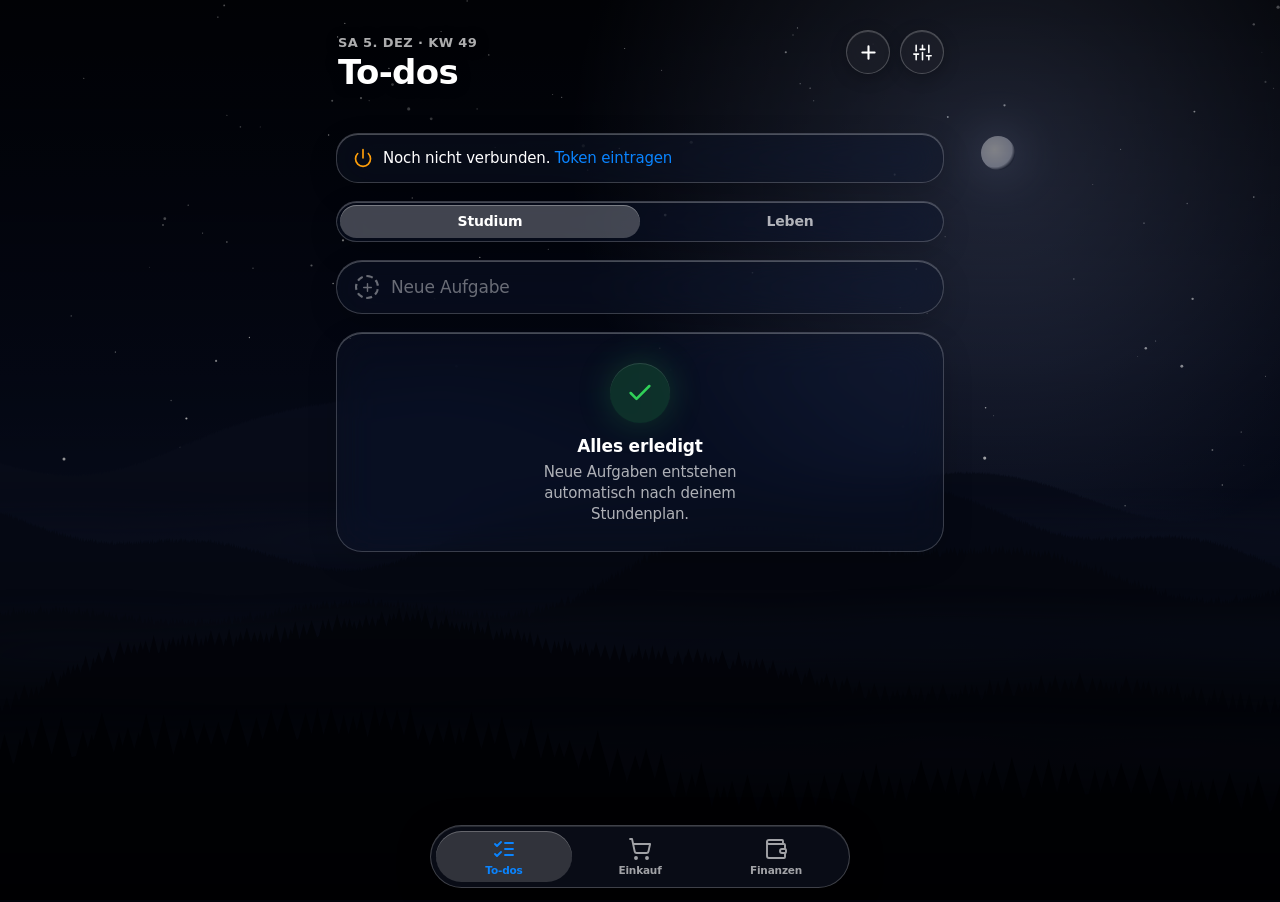
<file: index.html>
<!doctype html>
<html lang="de">
<head>
<meta charset="utf-8">
<meta name="viewport" content="width=device-width, initial-scale=1, viewport-fit=cover">
<meta name="apple-mobile-web-app-capable" content="yes">
<meta name="mobile-web-app-capable" content="yes">
<meta name="apple-mobile-web-app-status-bar-style" content="black-translucent">
<meta name="apple-mobile-web-app-title" content="Alltag">
<meta name="theme-color" content="#000000">
<title>Alltag</title>
<link rel="apple-touch-icon" href="icons/alltag-180.png">
<link rel="icon" href="icons/alltag-512.png">
<link rel="stylesheet" href="shared/style.css">
<link rel="stylesheet" href="shared/scene.css">
<link rel="stylesheet" href="phone.css">
</head>
<body class="glasapp">
<div id="szene"></div>
<div class="tint" id="tint"></div>
<div class="nav-knoepfe">
  <button class="rund glas" id="neu" aria-label="Hinzufügen"></button>
  <a class="rund glas" href="einstellungen.html" aria-label="Einstellungen" id="zahnrad"></a>
</div>

<main>
  <div class="kopf">
    <div class="info" id="datum">…</div>
    <h1 id="titel">To-dos</h1>
    <div class="wetterzeile" id="wetter"></div>
  </div>
  <div id="banner"></div>

  <section id="tab-todos" hidden>
    <div class="segment" data-seg="todoListe" style="--n:2"><button data-v="studium">Studium</button><button data-v="leben">Leben</button></div>
    <div id="woche-karte"></div>
    <div class="gruppe eingabe-gruppe">
      <div class="zeile eingabe"><span class="kreis plus" id="plus-todo"></span><input class="feld" id="todo-input" placeholder="Neue Aufgabe" enterkeyhint="done" autocomplete="off"><button class="senden" id="todo-senden" aria-label="Hinzufügen" hidden></button></div>
      <div class="zubehoer" id="todo-zubehoer" hidden>
        <div class="chips" id="todo-module"></div>
        <div class="chips" id="todo-faellig"></div>
      </div>
    </div>
    <div id="todo-liste"></div>
    <button class="textknopf" id="erledigt-umschalten"></button>
    <div id="erledigt-liste"></div>
  </section>

  <section id="tab-einkauf" hidden>
    <div class="gruppe eingabe-gruppe">
      <div class="zeile eingabe"><span class="kreis plus" id="plus-einkauf"></span><input class="feld" id="einkauf-input" placeholder="Artikel hinzufügen" enterkeyhint="done" autocomplete="off"></div>
    </div>
    <div class="vorschlaege" id="vorschlaege"></div>
    <div id="einkauf-liste"></div>
    <button class="textknopf" id="einkauf-aufraeumen" hidden>Erledigte entfernen</button>
  </section>

  <section id="tab-finanzen" hidden>
    <div class="segment" data-seg="finAnsicht" style="--n:2"><button data-v="uebersicht">Übersicht</button><button data-v="verlauf">Verlauf</button></div>
    <div id="fin-uebersicht">
      <div class="segment klein" data-seg="zeitraum" style="--n:3"><button data-v="monat">Monat</button><button data-v="3m">3 Monate</button><button data-v="12m">12 Monate</button></div>
      <div class="held" id="fin-held"></div>
      <div class="gruppe-titel"><span>Kategorien</span><span class="zahl" id="fin-hinweis"></span></div>
      <div class="gruppe" id="fin-kat"></div>
      <div id="fin-letzte"></div>
      <button class="textknopf" id="bericht-knopf" hidden>Monatsbericht als PDF</button>
    </div>
    <div id="fin-verlauf" hidden>
      <div class="chips" id="verlauf-chips" style="margin-bottom:14px"></div>
      <div class="diagramm" id="verlauf-svg"></div>
      <div class="kennzahlen" id="verlauf-zahlen"></div>
    </div>
  </section>
</main>

<nav class="tabbar glas" id="tabbar">
  <span class="tab-pille"></span>
  <button data-tab="todos" id="tb-todos"></button>
  <button data-tab="einkauf" id="tb-einkauf"></button>
  <button data-tab="finanzen" id="tb-finanzen"></button>
</nav>

<div class="schleier" id="schleier"></div>

<!-- Ausgabe -->
<div class="blatt glas" id="blatt-kosten">
  <div class="griff"></div>
  <div class="kopfzeile"><button class="rund-k" data-zu aria-label="Abbrechen" id="kosten-zu"></button><b id="kosten-titel">Neue Ausgabe</b><button class="rund-k fertig" id="kosten-sichern" aria-label="Sichern"></button></div>
  <input class="betragfeld" id="betrag" inputmode="decimal" placeholder="0,00 €" autocomplete="off">
  <div class="katwahl" id="katwahl"></div>
  <div class="gruppe" style="margin-bottom:10px">
    <div class="zeile"><input class="feld" id="notiz" placeholder="Notiz (optional)" autocomplete="off"></div>
    <div class="zeile"><span class="haupt">Datum</span><input type="date" id="kosten-datum" class="datumfeld"></div>
  </div>
  <button class="loeschknopf" id="kosten-loeschen" hidden>Ausgabe löschen</button>
  <div class="fehler" id="kosten-fehler"></div>
</div>

<!-- Aufgabe bearbeiten -->
<div class="blatt glas" id="blatt-aufgabe">
  <div class="griff"></div>
  <div class="kopfzeile"><button class="rund-k" data-zu aria-label="Abbrechen" id="aufgabe-zu"></button><b>Aufgabe</b><button class="rund-k fertig" id="aufgabe-sichern" aria-label="Sichern"></button></div>
  <div class="gruppe" style="margin-bottom:14px"><div class="zeile"><input class="feld" id="aufgabe-titel" placeholder="Titel" autocomplete="off"></div></div>
  <div class="unterlabel">Liste</div>
  <div class="segment" id="aufgabe-liste" data-lokal style="--n:2"><button data-v="studium">Studium</button><button data-v="leben">Leben</button></div>
  <div id="aufgabe-modul-box"><div class="unterlabel">Modul</div><div class="chips" id="aufgabe-module" style="margin-bottom:16px"></div></div>
  <div class="unterlabel">Fällig</div>
  <div class="chips" id="aufgabe-faellig" style="margin-bottom:10px"></div>
  <input type="date" id="aufgabe-datum" class="datumfeld voll" hidden>
  <button class="loeschknopf" id="aufgabe-loeschen">Aufgabe löschen</button>
</div>

<!-- Monatsbericht -->
<div class="blatt glas" id="blatt-bericht">
  <div class="griff"></div>
  <div class="kopfzeile"><button class="rund-k" data-zu aria-label="Schließen"></button><b>Monatsbericht</b><span style="width:38px"></span></div>
  <div class="unterlabel">Monat</div>
  <div class="chips" id="bericht-monate" style="margin-bottom:18px"></div>
  <button class="hauptknopf" id="bericht-teilen" disabled>PDF wird erstellt …</button>
  <div class="fehler" id="bericht-fehler"></div>
</div>

<script type="module" src="phone.js"></script>
</body>
</html>
</file>
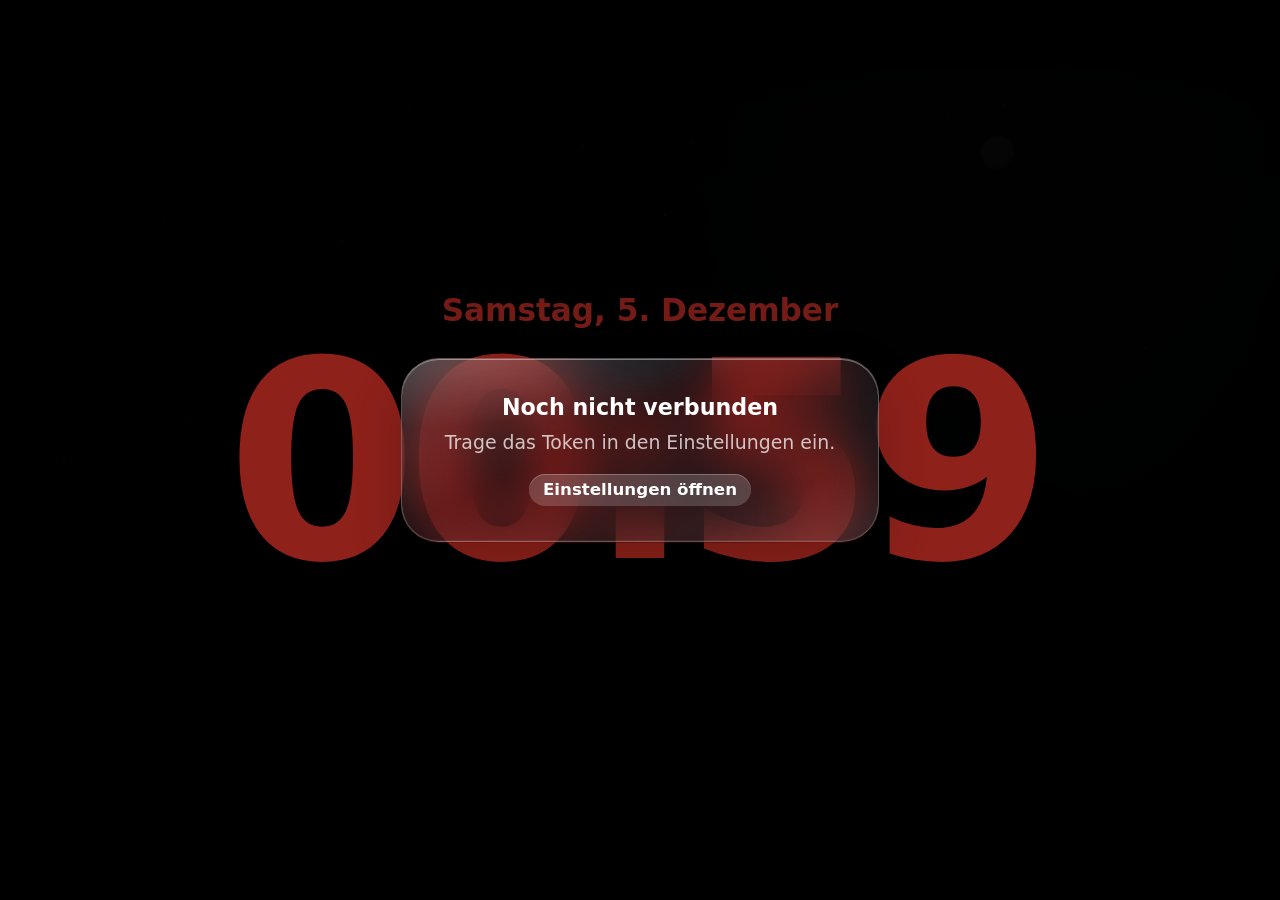
<file: panel/index.html>
<!doctype html>
<html lang="de">
<head>
<meta charset="utf-8">
<meta name="viewport" content="width=device-width, initial-scale=1, viewport-fit=cover, user-scalable=no">
<meta name="apple-mobile-web-app-capable" content="yes">
<meta name="mobile-web-app-capable" content="yes">
<meta name="apple-mobile-web-app-status-bar-style" content="black">
<meta name="apple-mobile-web-app-title" content="Zuhause">
<meta name="theme-color" content="#000000">
<title>Zuhause</title>
<link rel="apple-touch-icon" href="../icons/zuhause-180.png">
<link rel="icon" href="../icons/zuhause-512.png">
<link rel="stylesheet" href="../shared/scene.css">
<link rel="stylesheet" href="panel.css">
</head>
<body>
<div id="szene"></div>
<div class="nacht-schleier" id="schleier"></div>

<div class="app" id="app">
  <div class="seiten" id="seiten">

    <!-- 0 Uhr -->
    <section class="seite ruhe" id="ruhe">
      <div class="ruhe-datum" id="r-datum"></div>
      <div class="ruhe-uhr" id="r-uhr">--:--</div>
      <div class="ruhe-info" id="r-info"></div>
    </section>

    <!-- 1 Übersicht -->
    <section class="seite uebersicht">
      <div class="spalte links">
        <div class="sperr">
          <a class="einst glas" href="../einstellungen.html" id="einst" aria-label="Einstellungen"></a>
          <div class="sperr-datum" id="datum">…</div>
          <div class="sperr-uhr" id="uhr">--:--</div>
          <div class="sperr-wetter" id="wetter-kurz"></div>
          <div class="kleidung glas klein" id="kleidung" hidden></div>
        </div>
        <div class="glas widget stapel" id="stapel">
          <div class="stapel-karten" id="stapel-karten"></div>
          <div class="stapel-punkte" id="stapel-punkte"></div>
        </div>
        <button class="glas widget einkauf-widget" id="einkauf-widget" aria-label="Einkaufsliste öffnen">
          <header class="w-kopf"><span class="w-titel"><span class="w-ic" id="ic-einkauf"></span>Einkauf</span><span class="w-zahl" id="n-einkauf"></span></header>
          <div class="vorschau" id="einkauf-vorschau"></div>
        </button>
      </div>
      <div class="glas widget liste-widget">
        <header class="w-kopf"><span class="w-titel"><span class="w-ic" id="ic-studium"></span>Studium</span><span class="w-kopf-rechts"><span class="w-zahl" id="n-studium"></span><button class="plus-k" data-neu="studium" aria-label="Aufgabe hinzufügen"></button></span></header>
        <div class="liste" id="studium"></div>
      </div>
      <div class="spalte rechts">
        <div class="glas widget liste-widget leben">
          <header class="w-kopf"><span class="w-titel"><span class="w-ic" id="ic-leben"></span>Leben</span><span class="w-kopf-rechts"><span class="w-zahl" id="n-leben"></span><button class="plus-k" data-neu="leben" aria-label="Aufgabe hinzufügen"></button></span></header>
          <div class="liste" id="leben"></div>
        </div>
        <div class="glas widget licht-widget">
          <header class="w-kopf"><span class="w-titel"><span class="w-ic" id="ic-licht"></span>Licht</span><button class="pille" data-seite="2">Alle <span id="n-licht"></span></button></header>
          <div class="kacheln" id="licht-fav"></div>
        </div>
      </div>
    </section>

    <!-- 2 Licht -->
    <section class="seite lichtseite">
      <header class="seiten-kopf"><h1>Licht</h1><span class="unter" id="licht-zuletzt"></span></header>
      <div class="kacheln gross" id="licht-alle"></div>
    </section>

  </div>
</div>

<div class="dialog-schleier" id="dialog-schleier"></div>
<div class="dialog glas" id="dialog" role="dialog"></div>

<nav class="punkte glas" id="punkte">
  <button data-seite="0" aria-label="Uhr"></button><button data-seite="1" aria-label="Übersicht"></button><button data-seite="2" aria-label="Licht"></button>
</nav>
<div class="ecke links status" id="status" hidden></div>
<div class="hinweis" id="hinweis"><div class="glas widget"><b>Noch nicht verbunden</b><p>Trage das Token in den Einstellungen ein.</p><a class="pille" href="../einstellungen.html">Einstellungen öffnen</a></div></div>
<script type="module" src="panel.js"></script>
</body>
</html>
</file>
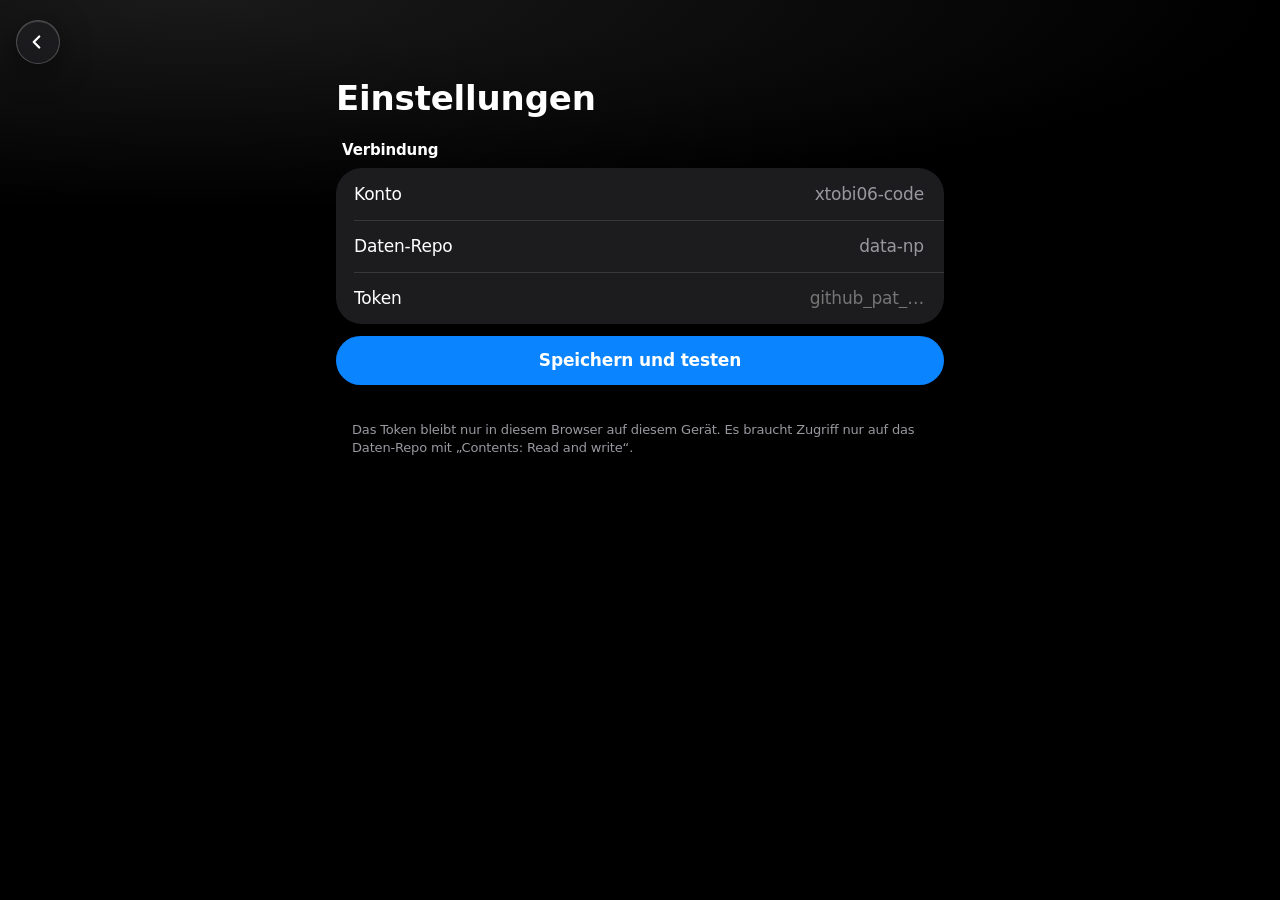
<file: einstellungen.html>
<!doctype html>
<html lang="de">
<head>
<meta charset="utf-8">
<meta name="viewport" content="width=device-width, initial-scale=1, viewport-fit=cover">
<meta name="apple-mobile-web-app-capable" content="yes">
<meta name="mobile-web-app-capable" content="yes">
<meta name="apple-mobile-web-app-status-bar-style" content="black-translucent">
<meta name="theme-color" content="#000000">
<title>Einstellungen</title>
<link rel="stylesheet" href="shared/style.css">
<style>
  main { padding: calc(env(safe-area-inset-top) + 76px) 16px calc(40px + env(safe-area-inset-bottom)); max-width: 640px; margin: 0 auto; }
  .leiste { position: fixed; inset: 0 0 auto 0; height: 0; z-index: 30; }
  .zurueck { position: fixed; z-index: 30; top: calc(env(safe-area-inset-top) + 20px); left: 16px; width: 44px; height: 44px; border-radius: 50%; display: grid; place-items: center; color: var(--text); background: rgba(40, 40, 44, .42); -webkit-backdrop-filter: blur(18px) saturate(160%); backdrop-filter: blur(18px) saturate(160%); border: .5px solid rgba(255, 255, 255, .22); box-shadow: inset 0 1px 0 rgba(255,255,255,.18), 0 4px 16px rgba(0,0,0,.25); -webkit-  border: .5px solid var(--glas-rand); box-shadow: var(--glas-schatten), inset 0 1px 0 rgba(255,255,255,.14); }
  .sichern-knopf { position: fixed; z-index: 30; top: calc(env(safe-area-inset-top) + 20px); right: 16px; height: 44px; padding: 0 20px; border-radius: 22px; border: .5px solid var(--glas-rand); background: rgba(40, 40, 44, .42); -webkit-backdrop-filter: blur(18px) saturate(160%); backdrop-filter: blur(18px) saturate(160%); border: .5px solid rgba(255, 255, 255, .22); box-shadow: inset 0 1px 0 rgba(255,255,255,.18), 0 4px 16px rgba(0,0,0,.25);  -webkit- color: var(--t3); font-weight: 600; font-size: 16px; transition: background .2s, color .2s; }
  .sichern-knopf.an { background: var(--accent); color: #fff; border-color: transparent; }
  .griff { flex: none; display: grid; place-items: center; width: 34px; height: 34px; margin: -6px -8px -6px 0; color: var(--t3); touch-action: none; cursor: grab; }
  [data-reihe].zieht { position: relative; z-index: 5; background: var(--karte2); box-shadow: 0 8px 24px rgba(0,0,0,.5); border-radius: 12px; }
  .frage { position: fixed; inset: 0; z-index: 100; background: rgba(0,0,0,.5); display: grid; place-items: center; padding: 24px; animation: frage-ein .2s ease-out; }
  .frage-box { width: 100%; max-width: 320px; background: var(--karte); border-radius: 24px; padding: 22px; display: grid; gap: 10px; text-align: center; animation: box-ein .26s var(--ease-out); }
  .frage.zu { opacity: 0; transition: opacity .15s ease-out; }
  .frage.zu .frage-box { transform: scale(.97); transition: transform .15s ease-out; }
  @keyframes frage-ein { from { opacity: 0; } }
  @keyframes box-ein { from { opacity: 0; transform: scale(.94); } }
  .wisch { position: relative; overflow: hidden; }
  .wisch + .wisch::before, .wisch + .zeile::before { content: ""; position: absolute; top: 0; right: 0; left: 18px; border-top: .5px solid var(--linie); z-index: 2; }
  .wisch .vorn { position: relative; z-index: 1; background: var(--karte); transition: transform .32s var(--ease-out); touch-action: pan-y; }
  .wisch .loesch { visibility: hidden; position: absolute; top: 0; right: 0; bottom: 0; width: 0; overflow: hidden; white-space: nowrap; border: 0; padding: 0; background: var(--bad); color: #fff; font: inherit; font-size: 16px; font-weight: 600; display: grid; place-items: center; transition: width .32s var(--ease-out), visibility 0s linear .32s; }
  .wisch.voll .loesch { justify-items: start; padding-left: 26px; }
  .wisch.weg .vorn, .wisch.weg .loesch { transition-duration: .2s; }
  .wisch.zieht .loesch, .wisch.auf .loesch { visibility: visible; transition-delay: 0s; }
  .wisch.zieht .vorn, .wisch.zieht .loesch { transition: none; }
  .frage-box { position: relative; }
  .frage-zu { position: absolute; top: 12px; right: 12px; width: 30px; height: 30px; border-radius: 50%; border: 0; background: rgba(255,255,255,.1); color: var(--t2); display: grid; place-items: center; padding: 0; }
  .knopf.leicht { background: rgba(255,255,255,.05); border: .5px solid rgba(255,255,255,.18); color: var(--bad); }
  .frage-box p { margin: 0 0 6px; color: var(--t2); font-size: 15px; }
  .zurueck:active, .sichern-knopf:active { transform: scale(.94); }
  .zurueck { transition: transform .14s var(--ease-out); }
  .zurueck .ic { transform: translateX(-1.5px) rotate(180deg); }
  h1 { font-size: 34px; font-weight: 700; margin: 0 0 18px; }
  .zeile label, .zeile .lbl { flex: 1; min-width: 0; }
  .zeile label.schalter { flex: none; }
  .zeile input:not([type=checkbox]), .zeile select { border: 0; background: transparent; text-align: right; outline: none; min-width: 0; font-size: 17px; color: var(--t2); }
  .zeile input:focus { color: var(--text); }
  #c-owner, #c-repo, #c-token { flex: 1; }
  .zeile .lbl { white-space: nowrap; }
  .zeile input.links { text-align: left; color: var(--text); }
  .zeile input.zahl { width: 90px; }
  .zeile input.datum { width: 140px; }
  .x { background: none; border: 0; color: var(--bad); padding: 4px; display: grid; place-items: center; }
  .zeile .x { color: var(--bad); }
  .knopfzeile { display: flex; gap: 10px; margin: -12px 0 26px; }
  .knopf { flex: 1; border: 0; border-radius: 999px; padding: 13px; background: var(--accent); color: #fff; font-weight: 600; }
  .knopf.zwei { background: var(--karte); color: var(--accent); }
  .meldung { font-size: 14px; margin: -18px 16px 24px; min-height: 18px; color: var(--t2); }
  .meldung.ok { color: var(--ok); } .meldung.bad { color: var(--bad); }
  .fuss { font-size: 13px; color: var(--t2); margin: -14px 16px 24px; line-height: 1.4; }
  .schalter { position: relative; width: 51px; height: 31px; flex: none; }
  .schalter input { opacity: 0; width: 0; height: 0; position: absolute; }
  .schalter span { position: absolute; inset: 0; background: var(--seg); border-radius: 999px; transition: background .25s; }
  .schalter span::after { content: ""; position: absolute; top: 2px; left: 2px; width: 27px; height: 27px; border-radius: 50%; background: #fff; box-shadow: 0 2px 6px rgba(0,0,0,.2); transition: transform .35s var(--feder); }
  .schalter input:checked + span { background: var(--ok); }
  .schalter input:checked + span::after { transform: translateX(20px); }
  .regel { border-bottom: .5px solid var(--linie); }
  .regel:last-child { border-bottom: 0; }
  .regel .kopf { display: flex; align-items: center; gap: 10px; padding: 10px 16px; }
  .regel .kopf .name { flex: 1; font-weight: 500; }
  .regel .kopf .name small { color: var(--t2); font-weight: 400; margin-left: 6px; }
  .regel .kopf .dot { width: 10px; height: 10px; border-radius: 50%; }
  .regel .koerper { padding: 0 16px 14px; display: grid; gap: 10px; }
  .regel .reihe { display: flex; align-items: center; gap: 8px; font-size: 15px; flex-wrap: wrap; }
  .regel .reihe > span:first-child { color: var(--t2); width: 92px; flex: none; }
  .regel input, .regel select { background: var(--karte2); border: 0; border-radius: 8px; padding: 6px 8px; font-size: 16px; min-width: 0; }
  .regel input.kurz { width: 70px; }
  .tage { display: flex; gap: 4px; }
  .tage button { width: 34px; height: 34px; border-radius: 50%; border: 0; background: var(--karte2); font-size: 13px; font-weight: 600; }
  .tage button.an { background: var(--accent); color: #fff; }
  .zeiten { display: flex; gap: 6px; flex-wrap: wrap; }
  .zeiten label { display: flex; gap: 4px; align-items: center; font-size: 14px; color: var(--t2); }
  .symbole { display: flex; gap: 6px; flex-wrap: wrap; }
  .symbole button { width: 34px; height: 34px; border-radius: 9px; border: 0; background: var(--karte2); display: grid; place-items: center; }
  .symbole button.an { background: var(--accent); color: #fff; }
  .farbe { width: 30px; height: 30px; border: 0; padding: 0; border-radius: 50%; overflow: hidden; background: none; }
  details summary { list-style: none; cursor: pointer; }
  details summary::-webkit-details-marker { display: none; }
  .anleitung { padding: 4px 16px 14px; font-size: 15px; line-height: 1.45; }
  .anleitung ol { padding-left: 20px; margin: 8px 0; }
  .anleitung li { margin-bottom: 6px; }
  .anleitung code { background: var(--karte2); border-radius: 5px; padding: 1px 5px; font-size: 13px; word-break: break-all; }
  .fotos { display: grid; grid-template-columns: repeat(3, 1fr); gap: 8px; padding: 12px 14px; }
  .foto { position: relative; aspect-ratio: 4 / 3; border-radius: 12px; overflow: hidden; background: var(--karte2); }
  .foto img { width: 100%; height: 100%; object-fit: cover; display: block; }
  .foto button { position: absolute; top: 6px; right: 6px; width: 24px; height: 24px; border-radius: 50%; border: 0; background: rgba(0,0,0,.55); color: #fff; display: grid; place-items: center; padding: 0; }
  .tint { position: fixed; inset: 0 0 auto 0; height: 300px; z-index: -1; pointer-events: none; background: radial-gradient(120% 100% at 15% 0%, rgba(142,142,147,.18), transparent 70%); }
  pre { background: var(--karte2); border-radius: 8px; padding: 10px; font-size: 12px; overflow-x: auto; white-space: pre-wrap; word-break: break-all; }
</style>
</head>
<body>
<div class="tint"></div>
<main>
  <div class="leiste"><a class="zurueck" href="./" id="zurueck"></a><button class="sichern-knopf" id="sichern" hidden>Sichern</button></div>
  <h1>Einstellungen</h1>
  <div id="inhalt"></div>
</main>
<script type="module" src="einstellungen.js"></script>
</body>
</html>
</file>
<file: shared/style.css>
:root { color-scheme: dark;
  color-scheme: light dark;
  --bg: #f2f2f7; --karte: #ffffff; --karte2: #f2f2f7; --text: #000; --t2: #6c6c70; --t3: #b0b0b5;
  --linie: rgba(60, 60, 67, .15); --accent: #007aff; --ok: #34c759; --warn: #ff9500; --bad: #ff3b30;
  --seg: rgba(118, 118, 128, .12); --seg-an: #fff; --schatten: 0 1px 2px rgba(0, 0, 0, .04);
  --glas: rgba(255, 255, 255, .72); --glas-rand: rgba(255, 255, 255, .8); --glas-schatten: 0 8px 30px rgba(0, 0, 0, .12), 0 1px 3px rgba(0, 0, 0, .06);
  --rund: 26px; --tint: #007aff;
  /* Bewegung: starke Ausklang-Kurve, iOS-Blatt-Kurve und eine Feder ohne Nachschwingen */
  --ease-out: cubic-bezier(.23, 1, .32, 1);
  --ease-in-out: cubic-bezier(.77, 0, .175, 1);
  --ease-drawer: cubic-bezier(.32, .72, 0, 1);
  --feder: linear(0, .039 4%, .127 8%, .237 12%, .349 17%, .456 21%, .552 25%, .635 29%, .706 33%, .765 38%, .813 42%, .852 46%, .884 50%, .909 54%, .929 58%, .945 62%, .957 67%, .967 71%, .975 75%, .98 79%, .985 83%, .988 88%, .991 92%, .993 96%, 1);
}
@media all {
  :root {
    --bg: #000; --karte: #1c1c1e; --karte2: #2c2c2e; --text: #fff; --t2: #98989f; --t3: #5a5a5f;
    --linie: rgba(84, 84, 88, .5); --accent: #0a84ff; --ok: #30d158; --warn: #ff9f0a; --bad: #ff453a;
    --seg: rgba(118, 118, 128, .24); --seg-an: #636366; --schatten: none;
    --glas: rgba(40, 40, 44, .62); --glas-rand: rgba(255, 255, 255, .14); --glas-schatten: 0 8px 30px rgba(0, 0, 0, .5);
  }
}
* { box-sizing: border-box; -webkit-tap-highlight-color: transparent; }
html, body { margin: 0; }
html { -webkit-text-size-adjust: 100%; }
/* Bedienelemente: kein Markieren bei langem Drücken, kein Doppeltipp-Zoom */
button, a, label, .chip, .segment, .tabbar, .kreis, .zeile.task, .zeile.artikel, .zeile.kat, .zeile.buchung, .griff {
  -webkit-user-select: none; user-select: none; -webkit-touch-callout: none; touch-action: manipulation; }
/* Druck-Feedback: alles Antippbare gibt kurz nach */
:where(button, .chip, a.rund):where(:not(:disabled)) { transition-property: transform, background-color, color, opacity, box-shadow; transition-duration: .14s; transition-timing-function: var(--ease-out); }
:where(button, .chip, a.rund):where(:not(:disabled)):active { transform: scale(.96); }
.segment button:active, .tabbar button:active { transform: scale(.94); }
body { background: var(--bg); color: var(--text); font: 17px/1.35 -apple-system, BlinkMacSystemFont, "SF Pro Text", system-ui, sans-serif; -webkit-font-smoothing: antialiased; letter-spacing: -.01em; }
button, input, select { font: inherit; color: inherit; letter-spacing: inherit; }
a { color: var(--accent); text-decoration: none; }
.ic { display: block; flex: none; }
[hidden] { display: none !important; }

/* Liquid Glass */
.glas { background: var(--glas); -webkit-backdrop-filter: blur(22px) saturate(180%); backdrop-filter: blur(22px) saturate(180%);
  border: .5px solid var(--glas-rand); box-shadow: var(--glas-schatten), inset 0 1px 0 rgba(255, 255, 255, .45); }
@media all { .glas { box-shadow: var(--glas-schatten), inset 0 1px 0 rgba(255, 255, 255, .12); } }

.gruppe { background: var(--karte); border-radius: var(--rund); overflow: hidden; margin: 0 0 24px; box-shadow: var(--schatten); }
.gruppe-titel { font-size: 15px; font-weight: 650; color: var(--text); margin: 0 6px 8px; display: flex; justify-content: space-between; align-items: baseline; letter-spacing: -.01em; }
.gruppe-titel .zahl { font-size: 15px; font-weight: 500; color: var(--t2); }
.zeile { display: flex; align-items: center; gap: 12px; min-height: 52px; padding: 9px 18px; position: relative; }
.zeile + .zeile::before, .zeile + .eintraege::before { content: ""; position: absolute; top: 0; right: 0; left: var(--einzug, 18px); border-top: .5px solid var(--linie); }
.zeile .haupt { flex: 1; min-width: 0; }
.zeile .neben { color: var(--t2); font-size: 15px; white-space: nowrap; font-variant-numeric: tabular-nums; }

.segment { position: relative; display: flex; background: var(--seg); border-radius: 999px; padding: 3px; margin: 0 0 18px; }
.segment::before { content: ""; position: absolute; top: 3px; bottom: 3px; left: 3px; width: calc((100% - 6px) / var(--n, 2)); border-radius: 999px; background: var(--seg-an);
  box-shadow: 0 3px 10px rgba(0, 0, 0, .12), 0 1px 2px rgba(0, 0, 0, .06); transform: translateX(calc(100% * var(--i, 0))); transition: transform .45s var(--feder); }
.segment button { position: relative; flex: 1; border: 0; background: transparent; padding: 7px 4px; border-radius: 999px; font-size: 14px; font-weight: 550; color: var(--t2); transition: color .25s; }
.segment button.an { color: var(--text); font-weight: 650; }

.kreis { width: 24px; height: 24px; border-radius: 50%; border: 2px solid var(--cd, var(--t3)); flex: none; display: grid; place-items: center; color: transparent; background: none; padding: 0; transition: background .2s, transform .15s var(--ease-out), color .2s; }
.kreis:active { transform: scale(.85); }
.weg .kreis.an { animation: kreis-pop .32s var(--ease-out); }
@keyframes kreis-pop { 0% { transform: scale(.85); } 55% { transform: scale(1.12); } 100% { transform: none; } }
.kreis.an { background: var(--cd, var(--accent)); color: #fff; }
@media all { .kreis { border-color: var(--c, var(--t3)); } .kreis.an { background: var(--c, var(--accent)); color: #000; } }

.badge { position: relative; z-index: 0; flex: none; display: inline-block; font-size: 12px; font-weight: 750; letter-spacing: .02em; padding: 2px 6px; border-radius: 6px; color: var(--cd); margin-right: 7px; vertical-align: 1px; }
.badge::before { content: ""; position: absolute; inset: 0; border-radius: inherit; background: var(--c); opacity: .28; z-index: -1; }
@media all { .badge { color: var(--c); } .badge::before { opacity: .22; } }

input.feld { width: 100%; border: 0; background: transparent; outline: none; padding: 0; font-size: 17px; }
input.feld::placeholder { color: var(--t3); }
.textknopf { background: none; border: 0; color: var(--accent); padding: 10px 6px; font-size: 16px; font-weight: 500; }
.symbol { width: 30px; height: 30px; border-radius: 9px; display: grid; place-items: center; color: #fff; flex: none; box-shadow: inset 0 1px 0 rgba(255,255,255,.25); }

.chips { display: flex; gap: 8px; overflow-x: auto; margin: 0 -16px; padding: 2px 16px; scrollbar-width: none; }
.chips::-webkit-scrollbar { display: none; }
.chip { flex: none; display: inline-flex; align-items: center; gap: 5px; border: 0; background: var(--karte); border-radius: 999px; padding: 7px 13px; font-size: 14px; font-weight: 550; box-shadow: var(--schatten); color: var(--text); }
.chip.an { background: var(--c, var(--accent)); color: #fff; }
.chip .ic { width: 15px; height: 15px; }

#toast { position: fixed; left: 50%; bottom: 82px; transform: translate(-50%, 20px) scale(.96); opacity: 0; pointer-events: none;
  border-radius: 999px; padding: 8px 8px 8px 18px; display: flex; gap: 12px; align-items: center; font-size: 15px; font-weight: 500;
  transition: transform .2s var(--ease-out), opacity .18s; z-index: 60; max-width: calc(100% - 32px); white-space: nowrap;
  background: var(--glas); -webkit-backdrop-filter: blur(22px) saturate(180%); backdrop-filter: blur(22px) saturate(180%); border: .5px solid var(--glas-rand); box-shadow: var(--glas-schatten); }
#toast span { overflow: hidden; text-overflow: ellipsis; }
#toast.an { transform: translate(-50%, 0) scale(1); opacity: 1; pointer-events: auto; transition: transform .38s var(--ease-out), opacity .25s; }
#toast button { background: var(--accent); border: 0; color: #fff; font-weight: 650; padding: 6px 13px; border-radius: 999px; font-size: 14px; }

@media (prefers-reduced-motion: reduce) {
  *, *::before, *::after { transition-duration: .01ms !important; animation-duration: .01ms !important; }
  .schleier, .blatt, #toast, .frage, .frage-box { transition-duration: .2s !important; }
}
</file>
<file: shared/scene.css>
.szene { position: fixed; inset: 0; overflow: hidden; z-index: 0; background: #02040b; pointer-events: none; }
.szene > * { position: absolute; inset: 0; }
.sz-land > * { position: absolute; inset: 0; }
.sz-aurora i { position: absolute; inset: auto; width: 90vmax; height: 60vmax; border-radius: 50%; filter: none; will-change: transform; }
.sz-aurora i:nth-child(1) { left: -25%; top: 5%; background: radial-gradient(closest-side, var(--glanz), transparent); opacity: .55; animation: sz-drift1 70s ease-in-out infinite alternate; }
.sz-aurora i:nth-child(2) { right: -30%; top: 30%; background: radial-gradient(closest-side, var(--nebel), transparent); opacity: .5; animation: sz-drift2 90s ease-in-out infinite alternate; }
.sz-aurora i:nth-child(3) { left: 10%; bottom: -35%; background: radial-gradient(closest-side, var(--glanz), transparent); opacity: .35; animation: sz-drift1 110s ease-in-out infinite alternate-reverse; }
@keyframes sz-drift1 { to { transform: translate3d(18%, 12%, 0) scale(1.15); } }
@keyframes sz-drift2 { to { transform: translate3d(-20%, -10%, 0) scale(.9); } }
.szene.still .sz-aurora i { animation-play-state: paused; }
.sz-himmel { transition: background 60s linear; }
.sz-ebene { width: 100%; height: 100%; }
.sz-ebene path { transition: fill 60s linear; }
.sz-sterne { transition: opacity 60s linear; }
.sz-sonne { inset: auto; width: 0; height: 0; transition: left 60s linear, top 60s linear, opacity 60s linear; }
.sz-sonne::before { content: ""; position: absolute; width: 1100px; height: 1100px; left: -550px; top: -550px; border-radius: 50%;
  background: radial-gradient(circle, var(--glanz) 0%, transparent 62%); opacity: .55; }
.sz-sonne.mond::before { background: radial-gradient(circle, rgba(170, 190, 255, .35) 0%, transparent 55%); opacity: 1; }
.sz-sonne.mond i { width: 34px; height: 34px; left: -17px; top: -17px; background: radial-gradient(circle at 40% 40%, #f4f6ff 0%, #cfd6f0 60%, transparent 72%); box-shadow: 0 0 40px 10px rgba(190, 205, 255, .18); }
.sz-sonne i { position: absolute; width: 54px; height: 54px; left: -27px; top: -27px; border-radius: 50%; background: radial-gradient(circle, #fffaf0 0%, var(--glanz) 55%, transparent 72%); }
.sz-nebel { inset: auto 0 auto 0; overflow: hidden; opacity: calc(var(--deck) * var(--nebel-staerke, 1));
  -webkit-mask-image: linear-gradient(180deg, transparent 0%, #000 35%, #000 60%, transparent 100%); mask-image: linear-gradient(180deg, transparent 0%, #000 35%, #000 60%, transparent 100%); }
.sz-nebel > div { position: absolute; top: 0; bottom: 0; left: 0; width: 200%; animation: sz-zieh linear infinite; will-change: transform; }
@keyframes sz-zieh { from { transform: translate3d(0, 0, 0); } to { transform: translate3d(-50%, 0, 0); } }
.sz-regen, .sz-schnee { opacity: 0; transition: opacity 4s; overflow: hidden; }
.sz-regen > div, .sz-schnee > div { position: absolute; left: -10%; right: -10%; top: -100%; height: 200%; will-change: transform; }
.sz-regen > div { background-image: repeating-linear-gradient(104deg, transparent 0 22px, rgba(220, 230, 255, .16) 22px 23px, transparent 23px 47px);
  background-size: 47px 160px; animation: sz-fall .7s linear infinite; -webkit-mask-image: repeating-linear-gradient(180deg, #000 0 46px, transparent 46px 90px); mask-image: repeating-linear-gradient(180deg, #000 0 46px, transparent 46px 90px); }
.sz-schnee > div { background-image: radial-gradient(circle, rgba(255,255,255,.75) 0 1.6px, transparent 2.2px), radial-gradient(circle, rgba(255,255,255,.5) 0 1.1px, transparent 1.6px);
  background-size: 90px 90px, 57px 57px; background-position: 0 0, 30px 20px; animation: sz-fall 14s linear infinite; }
@keyframes sz-fall { from { transform: translate3d(0, 0, 0); } to { transform: translate3d(0, 50%, 0); } }
.szene.regnet .sz-regen { opacity: 1; }
.szene.schneit .sz-schnee { opacity: 1; }
.szene.still .sz-nebel > div, .szene.still .sz-regen > div, .szene.still .sz-schnee > div { animation-play-state: paused; }
.sz-foto { opacity: 0; transition: opacity 2s; background: #000; }
.sz-foto img { position: absolute; inset: 0; width: 100%; height: 100%; object-fit: cover; opacity: 0; transition: opacity 3s ease; transform: scale(1.06); }
.sz-foto img.an { opacity: 1; animation: sz-kenburns 90s ease-in-out infinite alternate; }
.szene.still .sz-foto img.an { animation-play-state: paused; }
@keyframes sz-kenburns { from { transform: scale(1.06) translate3d(0, 0, 0); } to { transform: scale(1.14) translate3d(-1.5%, -1%, 0); } }
.szene.mit-foto .sz-foto { opacity: 1; }
.sz-schleier { background: linear-gradient(180deg, rgba(0,0,0,.28) 0%, rgba(0,0,0,.05) 35%, rgba(0,0,0,.1) 65%, rgba(0,0,0,.4) 100%); }
@media (prefers-reduced-motion: reduce) { .sz-nebel > div, .sz-regen > div, .sz-schnee > div, .sz-foto img.an { animation: none; } }
</file>
<file: phone.css>
main { position: relative; z-index: 1; padding: calc(env(safe-area-inset-top) + 32px) 16px 140px; min-height: calc(100vh + 2px); min-height: calc(100dvh + 2px); max-width: 640px; margin: 0 auto; }
.tint { position: fixed; inset: 0 0 auto 0; height: 340px; z-index: 0; pointer-events: none; transition: background .6s;
  background: radial-gradient(120% 100% at 15% 0%, var(--tint-farbe, rgba(0,122,255,.16)), transparent 70%); }

.nav-knoepfe { position: fixed; top: calc(env(safe-area-inset-top) + 30px); right: max(16px, calc(50% - 304px)); display: flex; gap: 10px; z-index: 25; }
.rund { width: 44px; height: 44px; border-radius: 50%; display: grid; place-items: center; color: var(--text); border: 0; padding: 0; }
.rund:active { transform: scale(.9); }
.rund.akzent { background: var(--accent); color: #fff; border: 0; box-shadow: 0 6px 18px rgba(0, 122, 255, .35), inset 0 1px 0 rgba(255,255,255,.35); }

.kopf { margin: 2px 2px 18px; padding-right: 110px; }
.kopf .info { font-size: 13px; color: var(--t2); font-weight: 650; text-transform: uppercase; letter-spacing: .03em; }
h1 { font-size: 34px; font-weight: 750; letter-spacing: -.02em; margin: 2px 0 6px; line-height: 1.1; }
.wetterzeile { display: flex; align-items: center; gap: 6px; font-size: 14px; color: var(--t2); min-height: 18px; white-space: nowrap; overflow: hidden; }
.wetterzeile .ic { color: var(--tab-farbe, #0a84ff); transition: color .4s; width: 17px; height: 17px; }
.wetterzeile b { color: var(--text); font-weight: 600; }

/* Tab-Leiste */
.tabbar { position: fixed; left: 50%; transform: translateX(-50%); bottom: calc(env(safe-area-inset-bottom) * .45 + 12px); width: min(calc(100% - 40px), 420px);
  display: grid; grid-template-columns: repeat(3, 1fr); padding: 5px; border-radius: 999px; z-index: 30; }
.tab-pille { position: absolute; top: 5px; bottom: 5px; left: 5px; width: calc((100% - 10px) / 3); border-radius: 999px; background: rgba(120, 120, 128, .16);
  transform: translateX(calc(100% * var(--i, 0))); transition: transform .5s var(--feder); }
.tabbar button { position: relative; border: 0; background: none; display: flex; flex-direction: column; align-items: center; gap: 2px; padding: 6px 0 5px; font-size: 10.5px; font-weight: 600; color: var(--text); opacity: .62; transition: color .25s, opacity .25s; }
.tabbar button.an { color: var(--accent); opacity: 1; }
.tabbar .ic { width: 24px; height: 24px; }
.tabbar .punkt { position: absolute; top: 3px; left: calc(50% + 9px); min-width: 17px; height: 17px; padding: 0 5px; border-radius: 999px; background: rgba(120, 120, 128, .55); color: #fff; font-size: 11px; font-weight: 700; line-height: 17px; text-align: center; }

/* Eingabe */
.eingabe-gruppe { margin-bottom: 18px; }
.kreis.plus { border-style: dashed; color: var(--t3); border-color: var(--t3); }
.kreis.plus .ic { width: 13px; height: 13px; }
.zubehoer { padding: 2px 0 12px; display: flex; flex-direction: column; gap: 8px; border-top: .5px solid var(--linie); padding-top: 10px; }
.zubehoer .chips { margin: 0; padding: 0 14px; }
.zubehoer .chip { background: var(--karte2); box-shadow: none; padding: 6px 12px; }
.zubehoer .chip.an { background: var(--c, var(--accent)); color: #fff; }
.unterlabel { font-size: 13px; color: var(--t2); font-weight: 600; text-transform: uppercase; letter-spacing: .03em; margin: 0 4px 7px; }

/* Aufgaben */
.task { --einzug: 54px; }
.task .titel { display: flex; align-items: center; min-width: 0; }
.task .titel .txt { overflow: hidden; text-overflow: ellipsis; white-space: nowrap; }
.task.erl .titel .txt { color: var(--t2); text-decoration: line-through; }
.task .neben.heute { color: var(--cd); font-weight: 650; }
.task .neben.ueber { color: var(--t2); }
@media all { .task .neben.heute { color: var(--c); } }
.leer { text-align: center; color: var(--t2); padding: 30px 16px 26px; font-size: 15px; }
.leer .ic { margin: 0 auto 10px; color: var(--ok); width: 40px; height: 40px; }
.leer b { display: block; color: var(--text); font-size: 17px; margin-bottom: 2px; }

/* Einkauf */
.artikel { --einzug: 54px; }
.artikel.erl .haupt { color: var(--t3); text-decoration: line-through; }
.vorschlaege { margin: -6px 0 20px; }
.vorschlaege .unterlabel { margin-bottom: 8px; }

/* Finanzen */
.segment.klein button { font-size: 13px; padding: 6px 4px; }
.held { position: relative; overflow: hidden; background: var(--karte); border-radius: 28px; padding: 20px 20px 18px; margin-bottom: 26px; box-shadow: var(--schatten); }
.held .reihe { display: flex; align-items: center; justify-content: space-between; gap: 12px; }
.held .klein { font-size: 13px; color: var(--t2); font-weight: 650; text-transform: uppercase; letter-spacing: .03em; }
.held .gross { font-family: ui-rounded, -apple-system, system-ui, sans-serif; font-size: 44px; font-weight: 700; letter-spacing: -.03em; margin: 2px 0 2px; font-variant-numeric: tabular-nums; line-height: 1.05; }
.held .unter { font-size: 15px; color: var(--t2); }
.held .unter b { color: var(--text); font-weight: 650; }
.held .ring text { font-family: ui-rounded, -apple-system, system-ui; font-size: 15px; font-weight: 700; fill: var(--text); }
.stapelbalken { display: flex; height: 10px; border-radius: 999px; overflow: hidden; background: var(--karte2); margin-top: 16px; gap: 2px; }
.stapelbalken span { display: block; height: 100%; }
.kat { --einzug: 60px; cursor: pointer; }
.kat .oben { display: flex; justify-content: space-between; gap: 8px; align-items: baseline; }
.kat .betrag { font-variant-numeric: tabular-nums; font-weight: 600; }
.kat .betrag small { color: var(--t2); font-weight: 400; font-size: 14px; }
.balken { height: 6px; border-radius: 999px; background: var(--karte2); margin-top: 7px; overflow: hidden; }
.balken span { display: block; height: 100%; border-radius: 999px; }
.balken .ok { background: var(--ok); } .balken .warn { background: var(--warn); } .balken .bad { background: var(--bad); } .balken .neutral { background: var(--t3); }
.eintraege { position: relative; background: var(--karte2); }
.eintrag { display: flex; gap: 10px; align-items: center; padding: 10px 18px 10px 60px; font-size: 15px; }
.eintrag .haupt { flex: 1; min-width: 0; overflow: hidden; text-overflow: ellipsis; white-space: nowrap; }
.eintrag .neben { color: var(--t2); font-variant-numeric: tabular-nums; }
.buchung { --einzug: 60px; cursor: pointer; }
.buchung .unter { font-size: 13px; color: var(--t2); }
.buchung .betrag { font-weight: 600; font-variant-numeric: tabular-nums; }

.diagramm { background: var(--karte); border-radius: 26px; padding: 18px 12px 10px; margin-bottom: 22px; box-shadow: var(--schatten); }
.diagramm svg { display: block; width: 100%; height: auto; }
.diagramm text { font-size: 11px; fill: var(--t2); }
.kennzahlen { display: grid; grid-template-columns: 1fr 1fr; gap: 12px; margin-bottom: 22px; }
.kennzahl { background: var(--karte); border-radius: 22px; padding: 14px 16px; box-shadow: var(--schatten); }
.kennzahl .k { font-size: 13px; color: var(--t2); font-weight: 500; }
.kennzahl .v { font-family: ui-rounded, -apple-system, system-ui; font-size: 24px; font-weight: 700; font-variant-numeric: tabular-nums; letter-spacing: -.02em; }

/* Sheets */
.schleier { position: fixed; inset: 0; background: rgba(0, 0, 0, .28); z-index: 40; opacity: 0; pointer-events: none; transition: opacity .3s; }
.schleier.an { opacity: 1; pointer-events: auto; }
.blatt { position: fixed; left: 8px; right: 8px; bottom: calc(8px + env(safe-area-inset-bottom) * .3); max-width: 620px; margin: 0 auto; border-radius: 36px; padding: 8px 18px 20px; z-index: 41;
  transform: translateY(calc(100% + 60px)); visibility: hidden; transition: transform .3s var(--ease-out), visibility 0s .3s; max-height: calc(100% - env(safe-area-inset-top) - 30px); overflow-y: auto;
  --glas: rgba(242, 242, 247, .9); }
@media all { .blatt { --glas: rgba(28, 28, 30, .9); } }
.blatt.an { transform: none; visibility: visible; transition: transform .45s var(--ease-drawer), visibility 0s; }
.blatt.zieht { transition: none !important; }
.blatt .griff { position: relative; }
.blatt .griff::after { content: ""; position: absolute; inset: -14px -60px; } /* größere Greiffläche */
.blatt .griff { width: 38px; height: 5px; border-radius: 3px; background: var(--t3); margin: 0 auto 8px; opacity: .7; }
.blatt .kopfzeile { display: flex; justify-content: space-between; align-items: center; margin-bottom: 14px; }
.blatt .kopfzeile b { font-size: 17px; font-weight: 650; }
.rund-k { width: 38px; height: 38px; border-radius: 50%; border: 0; display: grid; place-items: center; background: var(--seg); color: var(--text); padding: 0; }
.rund-k.fertig { background: var(--accent); color: #fff; }
.rund-k .ic { width: 18px; height: 18px; }
.betragfeld { display: block; width: 100%; border: 0; background: none; outline: none; text-align: center; font-family: ui-rounded, -apple-system, system-ui; font-size: 46px; font-weight: 700; letter-spacing: -.03em; padding: 4px 0 14px; font-variant-numeric: tabular-nums; }
.betragfeld::placeholder { color: var(--t3); }
.katwahl { display: grid; grid-template-columns: repeat(3, 1fr); gap: 8px; margin-bottom: 14px; }
.katwahl button { border: 0; background: var(--karte); border-radius: 18px; padding: 11px 4px 9px; display: flex; flex-direction: column; align-items: center; gap: 6px; font-size: 12.5px; font-weight: 600; }
.katwahl button:active { transform: scale(.95); }
.katwahl button.an { box-shadow: inset 0 0 0 2.5px var(--c); }
.datumfeld { border: 0; background: var(--karte2); border-radius: 10px; padding: 6px 10px; font-size: 16px; color: var(--accent); outline: none; }
.datumfeld.voll { display: block; width: 100%; margin-bottom: 12px; padding: 10px 12px; }
.loeschknopf { display: block; width: 100%; border: 0; border-radius: 16px; padding: 13px; background: var(--karte); color: var(--bad); font-weight: 600; margin-top: 8px; }
.fehler { color: var(--bad); font-size: 14px; text-align: center; min-height: 18px; margin-top: 6px; }

.banner { background: var(--karte); border-radius: 22px; padding: 14px 16px; margin-bottom: 18px; font-size: 15px; display: flex; gap: 10px; align-items: center; box-shadow: var(--schatten); }
.banner .ic { color: var(--warn); }

/* Wischen zum Löschen */
.zeile.task { padding: 0; overflow: hidden; }
.task .vorn { display: flex; align-items: center; gap: 12px; min-height: 52px; padding: 9px 18px; width: 100%; box-sizing: border-box; background: var(--karte); position: relative; z-index: 1; transition: transform .32s var(--ease-out), background-color .2s; touch-action: pan-y; }
.task.zieht .vorn, .task.zieht .loesch { transition: none; }
.task.zieht .loesch, .task.auf .loesch { visibility: visible; transition-delay: 0s; }
.task .loesch { visibility: hidden; position: absolute; top: 0; right: 0; bottom: 0; width: 0; padding: 0; overflow: hidden; white-space: nowrap; transition: width .32s var(--ease-out), visibility 0s linear .32s; border: 0; background: var(--bad); color: #fff; font: inherit; font-size: 16px; font-weight: 600; display: grid; place-items: center; }


/* ---------- Liquid-Glass-Look (nur Handy-App) ---------- */
body.glasapp { --bg: #02040b; --karte: rgba(16, 22, 40, .42); --karte2: rgba(255, 255, 255, .1); --t2: rgba(255, 255, 255, .68); --t3: rgba(255, 255, 255, .4);
  --linie: rgba(255, 255, 255, .14); --seg: rgba(14, 20, 38, .42); --seg-an: rgba(255, 255, 255, .24); --glas: rgba(22, 28, 48, .46); --glas-rand: rgba(255, 255, 255, .22); --schatten: none; background: #02040b; }
.glasapp .tint { display: none; }
.glasapp #szene { position: fixed; inset: 0; z-index: 0; }
.glasapp .szene .sz-schleier { background: linear-gradient(180deg, rgba(0,0,0,.5) 0%, rgba(0,0,0,.3) 40%, rgba(0,0,0,.42) 70%, rgba(0,0,0,.72) 100%); }
.glasapp :is(.gruppe, .held, .diagramm, .kennzahl, .banner, .katwahl button, .chip, .loeschknopf, .segment) {
  -webkit-backdrop-filter: blur(22px) saturate(165%); backdrop-filter: blur(22px) saturate(165%);
  border: .5px solid rgba(255, 255, 255, .2); box-shadow: inset 0 1px 0 rgba(255, 255, 255, .26), 0 10px 30px rgba(0, 0, 0, .16); }
.glasapp .chip { box-shadow: inset 0 1px 0 rgba(255, 255, 255, .26); }
.glasapp .segment::before { box-shadow: inset 0 1px 0 rgba(255,255,255,.3); }
.glasapp .kopf, .glasapp .gruppe-titel, .glasapp .unterlabel { text-shadow: 0 1px 14px rgba(0, 0, 0, .35); }
.glasapp .task .vorn { background: transparent; }
.glasapp .tab-pille { background: rgba(255, 255, 255, .16); box-shadow: inset 0 1px 0 rgba(255,255,255,.25); }

.senden { flex: none; width: 30px; height: 30px; border-radius: 50%; border: 0; background: var(--accent); color: #fff; display: grid; place-items: center; margin-left: 8px; }
.senden[hidden] { display: none; }

/* Kopfzeilen-Knöpfe ohne Backdrop-Blur: der verschmiert am oberen Rand */
.rund.glas:not(.akzent) { background: rgba(40, 40, 44, .42); -webkit-backdrop-filter: blur(18px) saturate(160%); backdrop-filter: blur(18px) saturate(160%); border: .5px solid rgba(255, 255, 255, .22); box-shadow: inset 0 1px 0 rgba(255,255,255,.18), 0 4px 16px rgba(0,0,0,.25); }

.blatt { overscroll-behavior: contain; }

.wk { min-height: 44px; padding-top: 6px; padding-bottom: 6px; }
.wk-m { width: 58px; flex: none; }
.wk-bar { flex: 1; height: 6px; border-radius: 999px; background: var(--karte2); overflow: hidden; }
.wk-bar i { display: block; height: 100%; border-radius: inherit; }

/* Zeilen: Antippen hellt kurz auf (wie iOS-Listen) */
.zeile.kat, .zeile.artikel, .task .vorn, .eintrag { transition: background-color .2s; }
.zeile.kat:active, .zeile.artikel:active, .task:not(.zieht) .vorn:active, .eintrag:active { background-color: rgba(255, 255, 255, .07); transition-duration: 0s; }
.loesch:active { transform: none; filter: brightness(.88); }
/* Ganz durchwischen: das Rot übernimmt die Zeile */
.task.voll .loesch { justify-items: start; padding-left: 26px; }
.task.weg .vorn, .task.weg .loesch { transition-duration: .2s; }

/* Leere Zustände */
.leer { display: flex; flex-direction: column; align-items: center; gap: 4px; }
.leer b { margin: 8px 0 0; }
.leer > span:not(.leer-ic) { max-width: 30ch; line-height: 1.4; }
.leer-ic { width: 60px; height: 60px; border-radius: 50%; display: grid; place-items: center; color: var(--lc); background: color-mix(in srgb, var(--lc) 18%, transparent); box-shadow: inset 0 1px 0 rgba(255,255,255,.12), 0 0 34px color-mix(in srgb, var(--lc) 22%, transparent); }
.leer .leer-ic .ic { margin: 0; width: 28px; height: 28px; color: var(--lc); }
.leer.klein { padding: 16px; font-size: 15px; }

/* Platzhalter beim allerersten Laden */
.ph-kreis { width: 24px; height: 24px; border-radius: 50%; flex: none; background: rgba(255,255,255,.1); }
.ph-balken { display: block; height: 14px; border-radius: 7px; background: linear-gradient(90deg, rgba(255,255,255,.08) 0%, rgba(255,255,255,.16) 50%, rgba(255,255,255,.08) 100%) 0 0 / 200% 100%; animation: ph-glanz 1.4s linear infinite; }
@keyframes ph-glanz { to { background-position: -200% 0; } }
.platzhalter { pointer-events: none; }

/* Worst-Case: lange Namen, Wörter ohne Leerzeichen, große Beträge */
.held .reihe > div:first-child { min-width: 0; }
.held .gross.lang { font-size: 34px; }
.artikel .haupt { overflow-wrap: anywhere; }
.kat .oben > span:first-child { min-width: 0; overflow: hidden; text-overflow: ellipsis; white-space: nowrap; }
.kat .betrag { flex: none; white-space: nowrap; }
.buchung .haupt > div { overflow: hidden; text-overflow: ellipsis; white-space: nowrap; }
.buchung .betrag { flex: none; white-space: nowrap; }
.eintrag .haupt { min-width: 0; }

/* Wochenkarte: zugeklappt ein Balken mit einem Abschnitt je Modul */
.wk-kurz { min-height: 46px; cursor: pointer; gap: 14px; -webkit-user-select: none; user-select: none; transition: background-color .2s; }
.wk-kurz:active { background-color: rgba(255, 255, 255, .07); transition-duration: 0s; }
.wk-seg { flex: 1; display: flex; gap: 3px; height: 8px; }
.wk-seg > span { min-width: 6px; border-radius: 999px; overflow: hidden; background: color-mix(in srgb, var(--c) 26%, transparent); }
.wk-seg i { display: block; height: 100%; border-radius: inherit; background: var(--c); }
.wk-pfeil { flex: none; width: 8px; height: 8px; margin: -4px 3px 0 0; border-right: 2px solid var(--t2); border-bottom: 2px solid var(--t2); transform: rotate(45deg); transition: transform .3s var(--ease-out); }
.wk-pfeil.auf { transform: translateY(4px) rotate(-135deg); }

/* Kopf: dunkler Verlauf, sobald Inhalt unter den runden Knöpfen durchläuft */
body.glasapp::before { content: ""; position: fixed; top: 0; left: 0; right: 0; height: calc(env(safe-area-inset-top) + 124px); z-index: 20; pointer-events: none; opacity: 0; transition: opacity .25s;
  background: linear-gradient(to bottom, rgba(2, 4, 11, .92) 0%, rgba(2, 4, 11, .72) 35%, rgba(2, 4, 11, .38) 62%, rgba(2, 4, 11, .12) 82%, rgba(2, 4, 11, 0) 94%);
  /* zusätzlich ausmaskiert, damit die Unterkante in Safari sicher nicht als Linie stehen bleibt */
  -webkit-mask-image: linear-gradient(to bottom, #000 40%, transparent 96%); mask-image: linear-gradient(to bottom, #000 40%, transparent 96%); }
body.glasapp.gescrollt::before { opacity: 1; }
/* Tab-Leiste: dichter, damit Listentext darunter nicht mitzulesen ist */
.glasapp .tabbar { background: rgba(12, 16, 30, .76); -webkit-backdrop-filter: blur(30px) saturate(170%); backdrop-filter: blur(30px) saturate(170%); }
/* Im Blatt umbrechen die Chips, statt am Rand abgeschnitten zu werden */
.blatt .chips { flex-wrap: wrap; overflow: visible; margin-left: 0; margin-right: 0; padding-left: 0; padding-right: 0; }
/* Überfälliges ist am Datum erkennbar */
.task .neben.ueber { color: #ff8e85; }
.kz-hinweis { grid-column: 1 / -1; text-align: center; font-size: 13px; color: var(--t2); }

/* Monatsbericht */
.hauptknopf { display: block; width: 100%; border: 0; border-radius: 16px; padding: 14px; background: var(--accent); color: #fff; font-weight: 650; }
.hauptknopf:disabled { opacity: .5; }
#bericht-knopf { display: block; margin: -8px auto 22px; }

/* Ausgaben nach Monat */
.monatkopf { min-height: 46px; gap: 10px; cursor: pointer; -webkit-user-select: none; user-select: none; background: var(--karte2); transition: background-color .2s; }
.monatkopf:active { background-color: rgba(255, 255, 255, .07); transition-duration: 0s; }
.monatkopf .mk-name { font-weight: 650; }
.monatkopf .mk-n { color: var(--t2); font-size: 13px; flex: 1; }
.monatkopf .mk-summe { font-variant-numeric: tabular-nums; font-weight: 600; }
.monatkopf .wk-pfeil { margin-top: -4px; }

.titel-teilen { background: none; border: 0; color: var(--accent); padding: 12px 8px 12px 14px; margin: -12px -8px -12px 0; vertical-align: middle; line-height: 0; }
.titel-teilen:active { opacity: .5; }
</file>
<file: panel/panel.css>
:root { --t2: rgba(255, 255, 255, .74); --t3: rgba(255, 255, 255, .52); --linie: rgba(255, 255, 255, .13); --rund: 2.125rem;
  --rounded: ui-rounded, "SF Pro Rounded", -apple-system, BlinkMacSystemFont, system-ui, sans-serif;
  --ease-out: cubic-bezier(.23, 1, .32, 1); --ease-drawer: cubic-bezier(.32, .72, 0, 1);
  --feder: linear(0, .039 4%, .127 8%, .237 12%, .349 17%, .456 21%, .552 25%, .635 29%, .706 33%, .765 38%, .813 42%, .852 46%, .884 50%, .909 54%, .929 58%, .945 62%, .957 67%, .967 71%, .975 75%, .98 79%, .985 83%, .988 88%, .991 92%, .993 96%, 1); }
/* 1rem = 16px auf dem iPad 8 (1080 × 810), skaliert auf andere Größen */
html { font-size: min(calc(100vw / 67.5), calc(100vh / 50.625)); }
* { box-sizing: border-box; -webkit-tap-highlight-color: transparent; -webkit-user-select: none; user-select: none; -webkit-touch-callout: none; }
html, body { margin: 0; position: fixed; inset: 0; width: 100%; height: 100%; overflow: hidden; overscroll-behavior: none; background: #000; color: #fff; font-family: -apple-system, BlinkMacSystemFont, "SF Pro Text", system-ui, sans-serif; -webkit-font-smoothing: antialiased; }
button { font: inherit; color: inherit; }
.ic { display: block; flex: none; }
[hidden] { display: none !important; }

/* Glas */
.glas { position: relative; isolation: isolate;
  background: linear-gradient(155deg, rgba(255,255,255,.16) 0%, rgba(255,255,255,.05) 42%, rgba(255,255,255,.08) 100%), rgba(14, 20, 36, .3);
  -webkit-backdrop-filter: blur(1.7rem) saturate(170%); backdrop-filter: blur(1.7rem) saturate(170%);
  border: .5px solid rgba(255, 255, 255, .24);
  box-shadow: inset 0 1px 0 rgba(255,255,255,.4), inset 0 -1px 0 rgba(255,255,255,.06), 0 1.25rem 3rem rgba(0, 0, 0, .2); }
.glas::before { content: ""; position: absolute; inset: 0; border-radius: inherit; pointer-events: none; z-index: -1;
  background: radial-gradient(120% 70% at 0% 0%, rgba(255,255,255,.14), transparent 55%), radial-gradient(90% 60% at 100% 100%, rgba(255,255,255,.05), transparent 60%); }
body.ohne-glas .glas { -webkit-backdrop-filter: none; backdrop-filter: none; background: rgba(16, 22, 38, .66); }

.app { position: fixed; inset: 0; z-index: 2; overflow: hidden; transition: transform 3s ease, opacity .8s; }
.seiten { display: flex; width: 300%; height: 100%; transition: transform .5s var(--ease-drawer); will-change: transform; }
.seite { width: 33.3333%; height: 100%; padding: calc(max(.5rem, env(safe-area-inset-top)) + 2.1rem) 1.6rem 3.2rem; flex: none; }

/* Übersicht */
.uebersicht { display: grid; grid-template-columns: minmax(0, 1fr) minmax(0, 1.08fr) minmax(0, 1fr); gap: 1.125rem; }
.spalte { display: flex; flex-direction: column; gap: 1.125rem; min-height: 0; }
.widget { border-radius: var(--rund); padding: 1rem 1.1rem; display: flex; flex-direction: column; min-height: 0; overflow: hidden; }
.sperr { position: relative; padding: .2rem .35rem 0; text-shadow: 0 1px 18px rgba(0, 0, 0, .28); }
.sperr-datum { text-shadow: none; font-size: 1.3125rem; font-weight: 600; color: rgba(255,255,255,.92); white-space: nowrap; }
.sperr-datum .kw { font-size: .8125rem; font-weight: 700; padding: .12rem .45rem; border-radius: 999px; background: rgba(255,255,255,.2); margin-left: .35rem; vertical-align: .15rem; text-shadow: none; }
.sperr-uhr { font-family: var(--rounded); font-size: 6.75rem; font-weight: 600; letter-spacing: -.035em; line-height: 1; margin: .1rem 0 .15rem -.2rem; font-variant-numeric: tabular-nums; }
.sperr-wetter { display: flex; align-items: center; gap: .45rem; font-size: 1.125rem; font-weight: 500; color: rgba(255,255,255,.92); }
.sperr-wetter .ic { width: 1.4rem; height: 1.4rem; }
.sperr-wetter .hl { color: var(--t2); font-weight: 400; }
.kleidung { display: inline-flex; align-items: center; gap: .5rem; margin-top: .7rem; padding: .5rem .85rem .5rem .6rem; border-radius: 999px; font-size: 1rem; font-weight: 500; max-width: 100%; text-shadow: none; }
.kleidung .ic { width: 1.25rem; height: 1.25rem; color: #ffd60a; }
.kleidung span { overflow: hidden; text-overflow: ellipsis; white-space: nowrap; }

.w-kopf { display: flex; justify-content: space-between; align-items: center; margin-bottom: .3rem; flex: none; }
.w-titel { display: flex; align-items: center; gap: .55rem; font-size: 1.125rem; font-weight: 700; letter-spacing: -.01em; }
.w-ic { width: 1.75rem; height: 1.75rem; border-radius: .55rem; display: grid; place-items: center; color: #fff; background: var(--ic); box-shadow: inset 0 1px 0 rgba(255,255,255,.3); }
.w-ic .ic { width: 1.05rem; height: 1.05rem; }
.w-zahl { font-size: .9375rem; color: var(--t2); font-weight: 600; font-variant-numeric: tabular-nums; }
.pille { display: inline-flex; align-items: center; gap: .3rem; border: 0; border-radius: 999px; padding: .35rem .8rem; font-size: .9375rem; font-weight: 600; color: #fff; background: rgba(255,255,255,.18); text-decoration: none; box-shadow: inset 0 1px 0 rgba(255,255,255,.25); }
.pille, .plus-k, .d-chip, .d-ok, .d-zu, .d-art { transition: transform .14s var(--ease-out), background-color .2s; }
.pille:active, .d-chip:active, .d-zu:active { transform: scale(.95); }
.d-ok:active { transform: scale(.98); }
.d-art:active { background-color: rgba(255,255,255,.06); }

.liste-widget { flex: 1; }
.leben { flex: 1.05; }
.liste { flex: 1; min-height: 0; overflow-y: auto; overflow-x: hidden; -webkit-overflow-scrolling: touch; scrollbar-width: none; }
.liste::-webkit-scrollbar { display: none; }
.liste { -webkit-mask-image: linear-gradient(#000 calc(100% - 2.6rem), transparent); mask-image: linear-gradient(#000 calc(100% - 2.6rem), transparent); }
.liste::after { content: ""; display: block; height: 2.4rem; }
.liste:has(.leer)::after { display: none; }
.task.erledigt { opacity: .5; }
.task.erledigt .titel { text-decoration: line-through; }
.task.erledigt .kreis { background: var(--c); color: #fff; }
.task.erledigt .meta { visibility: hidden; }
.task { position: relative; height: 3.25rem; overflow: hidden; }
.task .vorn { display: flex; align-items: center; gap: .75rem; height: 100%; transition: transform .32s var(--ease-out); touch-action: pan-y; }
.task.zieht .vorn { transition: none; }
.task .loesch { visibility: hidden; position: absolute; top: .35rem; bottom: .35rem; right: 0; width: 0; overflow: hidden; white-space: nowrap; padding: 0; border: 0; border-radius: .9rem; background: #ff453a; color: #fff; font: inherit; font-size: 1.0625rem; font-weight: 650; transition: width .32s var(--ease-out), visibility 0s linear .32s; }
.task.voll .loesch { text-align: left; padding-left: 1.4rem; }
.task.weg .vorn, .task.weg .loesch { transition-duration: .2s; }
.task.zieht .loesch { transition: none; }
.task.zieht .loesch, .task.auf .loesch { visibility: visible; transition-delay: 0s; }
.task + .task::before { content: ""; position: absolute; top: 0; left: 2.5rem; right: 0; border-top: .5px solid var(--linie); }
.kreis { width: 1.75rem; height: 1.75rem; flex: none; border-radius: 50%; border: 2px solid var(--c); display: grid; place-items: center; color: transparent; transition: background .25s, transform .2s, color .25s; }
.kreis .ic { width: 1rem; height: 1rem; }
.task:active .kreis { transform: scale(.86); }
.task.fertig .kreis { background: var(--c); color: #111; animation: kreis-pop .32s var(--ease-out); }
@keyframes kreis-pop { 0% { transform: scale(.86); } 55% { transform: scale(1.14); } 100% { transform: none; } }
.task.fertig .txt { opacity: .45; text-decoration: line-through; }
.titel { flex: 1; min-width: 0; display: flex; align-items: center; gap: .5rem; font-size: 1.1875rem; font-weight: 500; }
.txt { overflow: hidden; text-overflow: ellipsis; white-space: nowrap; }
.badge { position: relative; z-index: 0; flex: none; font-size: .8125rem; font-weight: 750; letter-spacing: .02em; padding: .14rem .42rem; border-radius: .45rem; color: var(--c); }
.badge::before { content: ""; position: absolute; inset: 0; border-radius: inherit; background: var(--c); opacity: .2; z-index: -1; }
.meta { font-size: .875rem; color: var(--t2); white-space: nowrap; font-variant-numeric: tabular-nums; }
.task.heute .meta { color: #fff; font-weight: 650; background: rgba(255,255,255,.17); padding: .12rem .5rem; border-radius: 999px; }
.task.ueber .meta { color: #ff9a91; }
.l-gruppe { display: flex; justify-content: space-between; align-items: baseline; padding: .75rem 0 .1rem; font-size: .75rem; font-weight: 700; letter-spacing: .06em; text-transform: uppercase; color: var(--t2); }
.l-gruppe:first-child { padding-top: .3rem; }
.l-gruppe span { font-variant-numeric: tabular-nums; }
.l-gruppe.ueber { color: #ff9a91; }
.leer { height: 100%; display: flex; flex-direction: column; align-items: center; justify-content: center; gap: .5rem; color: var(--t2); font-size: 1rem; }
.leer .ic { width: 2.4rem; height: 2.4rem; color: #34c759; }

/* Licht-Kacheln */
.licht-widget { flex: 1.25; }
.kacheln { flex: 1; min-height: 0; display: grid; grid-template-columns: 1fr 1fr; grid-auto-rows: 1fr; gap: .7rem; margin-top: .35rem; }
.kachel { position: relative; border-radius: 1.4rem; padding: .8rem .85rem; display: flex; flex-direction: column; justify-content: space-between; align-items: flex-start; min-height: 0;
  color: #fff; text-decoration: none; background: rgba(255,255,255,.12); border: .5px solid rgba(255,255,255,.16); box-shadow: inset 0 1px 0 rgba(255,255,255,.22); transition: transform .18s, background .35s, color .35s; overflow: hidden; }
.kachel:active { transform: scale(.94); transition-duration: .1s; }
.k-ic { width: 2.6rem; height: 2.6rem; border-radius: 50%; display: grid; place-items: center; background: var(--c); color: rgba(0,0,0,.78); box-shadow: 0 .3rem 1rem var(--glow, transparent); }
.k-ic .ic { width: 1.4rem; height: 1.4rem; }
.k-text { display: flex; flex-direction: column; }
.k-name { font-size: 1.0625rem; font-weight: 650; line-height: 1.15; }
.k-sub { font-size: .75rem; color: var(--t2); font-weight: 500; margin-top: .1rem; }

/* Smart Stack */
.stapel { flex: none; height: 17.5rem; padding: 0; }
.stapel-karten { position: absolute; inset: 0; }
.karte { position: absolute; inset: 0; padding: 1rem 1.7rem 1rem 1.15rem; display: flex; flex-direction: column; opacity: 0; transform: translateY(.8rem) scale(.985); transition: opacity .55s ease, transform .55s ease; pointer-events: none; }
.karte.an { opacity: 1; transform: none; pointer-events: auto; }
.stapel-punkte { position: absolute; right: .65rem; top: 50%; transform: translateY(-50%); display: flex; flex-direction: column; gap: .3rem; }
.stapel-punkte i { display: block; width: .32rem; height: .32rem; border-radius: 999px; background: rgba(255,255,255,.35); transition: height .3s, background .3s; }
.stapel-punkte i.an { background: #fff; height: .8rem; }
.k-label { display: flex; align-items: center; gap: .4rem; font-size: .8125rem; font-weight: 700; letter-spacing: .06em; text-transform: uppercase; color: var(--lc, var(--t2)); }
.k-label .ic { width: 1rem; height: 1rem; }
.k-gross { display: flex; align-items: center; gap: .55rem; font-size: 1.75rem; font-weight: 700; letter-spacing: -.02em; margin-top: .55rem; line-height: 1.15; }
.k-gross .badge { font-size: 1rem; padding: .2rem .5rem; border-radius: .55rem; }
.k-zeit { font-size: 1.0625rem; color: var(--t2); margin-top: .25rem; font-weight: 500; }
.k-zeit b { color: #fff; font-weight: 650; }
.k-liste { margin-top: 1.1rem; display: flex; flex-direction: column; gap: .15rem; }
.k-zeile { display: flex; align-items: center; gap: .6rem; font-size: 1rem; padding: .4rem 0; border-top: .5px solid var(--linie); }
.k-zeile .z { width: 2.9rem; color: var(--t2); font-variant-numeric: tabular-nums; font-size: .9375rem; }
.k-zeile .p { width: .5rem; height: .5rem; border-radius: 50%; background: var(--c); flex: none; }
.k-zeile .t { overflow: hidden; text-overflow: ellipsis; white-space: nowrap; }
.w-reihe { display: flex; align-items: center; gap: .9rem; margin-top: .4rem; }
.w-temp { font-family: var(--rounded); font-size: 3.6rem; font-weight: 500; line-height: 1; letter-spacing: -.03em; }
.w-reihe .ic { width: 2.6rem; height: 2.6rem; color: #ffd60a; }
.w-zust { font-size: 1rem; font-weight: 600; }
.w-zust small { display: block; font-size: .875rem; font-weight: 500; color: var(--t2); margin-top: .1rem; }
.stunden { display: grid; grid-template-columns: repeat(6, 1fr); margin-top: auto; padding-top: .7rem; border-top: .5px solid var(--linie); text-align: center; }
.stunden div { display: flex; flex-direction: column; align-items: center; gap: .3rem; font-size: .875rem; font-weight: 600; }
.stunden small { color: var(--t2); font-weight: 500; font-size: .75rem; }
.stunden .ic { width: 1.2rem; height: 1.2rem; color: rgba(255,255,255,.9); }
.stunden .regen { color: #64d2ff; font-size: .6875rem; font-weight: 600; min-height: .8rem; }
.b-reihe { display: flex; align-items: center; justify-content: space-between; gap: .8rem; margin-top: .6rem; }
.b-gross { font-family: var(--rounded); font-size: 2.6rem; font-weight: 600; letter-spacing: -.03em; line-height: 1; }
.b-klein { font-size: .9375rem; color: var(--t2); margin-top: .3rem; }
.ring text { fill: #fff; font-size: 15px; font-weight: 700; font-family: var(--rounded); }
.b-fuss { margin-top: auto; display: flex; flex-direction: column; gap: .45rem; }
.b-zeile { display: flex; align-items: center; gap: .5rem; font-size: .9375rem; }
.b-zeile .bar { flex: 1; height: .32rem; border-radius: 999px; background: rgba(255,255,255,.14); overflow: hidden; }
.b-zeile .bar i { display: block; height: 100%; border-radius: 999px; background: var(--c); }
.b-zeile .n { width: 4.5rem; text-align: right; color: var(--t2); font-variant-numeric: tabular-nums; font-size: .875rem; }
.b-zeile .name { width: 6.2rem; overflow: hidden; text-overflow: ellipsis; white-space: nowrap; }

/* Licht-Seite */
.lichtseite { display: flex; flex-direction: column; }
.seiten-kopf { display: flex; align-items: baseline; gap: 1rem; margin: .3rem .2rem 1rem; text-shadow: 0 1px 18px rgba(0,0,0,.3); }
.seiten-kopf h1 { font-size: 2.6rem; font-weight: 750; letter-spacing: -.02em; margin: 0; }
.seiten-kopf .unter { font-size: 1.0625rem; color: var(--t2); }
.kacheln.gross { flex: none; grid-template-columns: repeat(4, 1fr); grid-auto-rows: 9.4rem; gap: 1rem; margin: 0; overflow-y: auto; max-height: 100%; }
.kacheln.gross .kachel { border-radius: 1.75rem; padding: 1.1rem; background: rgba(14, 20, 36, .34); -webkit-backdrop-filter: blur(1.5rem) saturate(170%); backdrop-filter: blur(1.5rem) saturate(170%); border-color: rgba(255,255,255,.22); }
.kacheln.gross .kacheln.gross .k-ic { width: 3.3rem; height: 3.3rem; }
.kacheln.gross .k-ic .ic { width: 1.75rem; height: 1.75rem; }
.kacheln.gross .k-name { font-size: 1.375rem; }
.kacheln.gross .k-sub { font-size: .875rem; }
.stern-mark { position: absolute; top: .9rem; right: .95rem; color: #ffd60a; }
.stern-mark .ic { width: 1.1rem; height: 1.1rem; }

/* Uhr / StandBy */
.seite.ruhe { padding: 3.2rem 1.6rem; }
.ruhe { display: flex; flex-direction: column; align-items: center; justify-content: center; text-align: center; text-shadow: 0 2px 40px rgba(0,0,0,.3); transition: color 1.5s; }
.ruhe-datum { font-size: 1.75rem; font-weight: 600; color: rgba(255,255,255,.85); }
.ruhe-uhr { font-family: var(--rounded); font-size: 15.5rem; font-weight: 600; letter-spacing: -.045em; line-height: .95; font-variant-numeric: tabular-nums; margin: .2rem .045em .8rem 0; }
.ruhe-info { display: flex; gap: 1.6rem; font-size: 1.25rem; font-weight: 500; color: rgba(255,255,255,.85); flex-wrap: wrap; justify-content: center; }
.ruhe-info span { display: inline-flex; align-items: center; gap: .45rem; }
.ruhe-info .ic { width: 1.4rem; height: 1.4rem; }

/* Nacht */
.nacht-schleier { position: fixed; inset: 0; background: #000; opacity: 0; pointer-events: none; z-index: 1; transition: opacity 2s; }
body.nachtmodus .nacht-schleier { opacity: .9; }
body.nachtzeit .ruhe { color: #ff3b30; text-shadow: none; }
body.nachtzeit .ruhe-datum, body.nachtzeit .ruhe-info { color: rgba(255, 59, 48, .7); }
body.nachtzeit .ruhe-uhr { opacity: .85; }
body.nachtmodus .punkte, body.nachtmodus .ecke { opacity: 0; pointer-events: none; }
body.nacht-wach .nacht-schleier { opacity: .55; }
body.nachtzeit.auf-uhr .nacht-schleier { opacity: .96; }

/* Bedienleiste */
.punkte { position: fixed; left: 50%; bottom: .75rem; transform: translateX(-50%); display: flex; align-items: center; gap: .6rem; padding: .62rem .85rem; border-radius: 999px; z-index: 3; transition: opacity 1s; }
.punkte button { position: relative; width: .5rem; height: .5rem; padding: 0; border: 0; border-radius: 999px; background: rgba(255,255,255,.42); transition: width .35s, background-color .35s; }
.punkte button::after { content: ""; position: absolute; inset: -.8rem -.35rem; }
.punkte button.an { width: 1.3rem; background: #fff; }
.ecke { position: fixed; bottom: .75rem; z-index: 3; transition: opacity 1s; }
.ecke.rechts { right: 1.6rem; width: 2.5rem; height: 2.5rem; border-radius: 50%; display: grid; place-items: center; color: rgba(255,255,255,.85); text-decoration: none; }
.ecke.rechts .ic { width: 1.15rem; height: 1.15rem; }
.ecke.links { left: 1.6rem; font-size: .875rem; color: var(--t2); display: flex; align-items: center; gap: .4rem; padding: .5rem .8rem; border-radius: 999px; background: rgba(14,20,36,.45); }
.ecke.links i { width: .5rem; height: .5rem; border-radius: 50%; background: #ff9f0a; }
.ecke.links.bad i { background: #ff453a; }

#toast { position: fixed; left: 50%; bottom: 4.2rem; transform: translate(-50%, 1rem); opacity: 0; pointer-events: none; z-index: 5; display: flex; align-items: center; gap: 1rem;
  padding: .55rem .55rem .55rem 1.2rem; border-radius: 999px; font-size: 1.0625rem; font-weight: 500; color: #fff; background: rgba(28, 28, 32, .82); -webkit-backdrop-filter: blur(1.5rem); backdrop-filter: blur(1.5rem);
  border: .5px solid rgba(255,255,255,.2); transition: opacity .18s, transform .2s var(--ease-out); white-space: nowrap; }
#toast.an { opacity: 1; transform: translate(-50%, 0); pointer-events: auto; transition: opacity .25s, transform .4s var(--ease-out); }
#toast button { border: 0; border-radius: 999px; padding: .45rem 1rem; background: #fff; color: #111; font-weight: 650; }

.hinweis { position: fixed; inset: 0; z-index: 10; display: none; place-items: center; background: rgba(0,0,0,.35); }
.hinweis .widget { align-items: center; text-align: center; gap: .6rem; padding: 2rem 2.4rem; font-size: 1.25rem; }
.hinweis p { margin: 0 0 .6rem; color: var(--t2); font-size: 1.0625rem; }

/* Hochformat */
@media (orientation: portrait) {
  html { font-size: min(calc(100vw / 50.625), calc(100vh / 67.5)); }
  .uebersicht { grid-template-columns: minmax(0, 1fr) minmax(0, 1fr); grid-template-rows: auto 1fr; }
  .uebersicht > .spalte.links { grid-column: 1 / -1; flex-direction: row; }
  .uebersicht > .spalte.links .sperr { flex: 1; }
  .uebersicht > .spalte.links .stapel { flex: 1; height: auto; min-height: 17.5rem; }
  .kacheln.gross { grid-template-columns: repeat(3, 1fr); }
}

/* Unterer Rand läuft in Schwarz aus: der Systemrahmen unter dem Fenster ist schwarz, so entsteht keine harte Kante. */
body::before { content: ""; position: fixed; left: 0; right: 0; top: 0; height: 6rem; z-index: 1; pointer-events: none; background: linear-gradient(#000 0%, rgba(0, 0, 0, .85) 30%, transparent 100%); }
body::after { content: ""; position: fixed; left: 0; right: 0; bottom: 0; height: 9rem; z-index: 1; pointer-events: none; background: linear-gradient(to bottom, rgba(0,0,0,0) 0%, rgba(0,0,0,.013) 8%, rgba(0,0,0,.05) 18%, rgba(0,0,0,.11) 29%, rgba(0,0,0,.19) 40%, rgba(0,0,0,.29) 51%, rgba(0,0,0,.41) 62%, rgba(0,0,0,.55) 73%, rgba(0,0,0,.71) 83%, rgba(0,0,0,.87) 92%, #000 98%); }

/* Einstellungen-Knopf neben dem Datum */
.sperr-wetter { min-height: 2.3rem; padding-right: 2.7rem; }
.einst { position: absolute; top: 8.78rem; right: .1rem; width: 2.3rem; height: 2.3rem; border-radius: 50%; display: grid; place-items: center; color: rgba(255,255,255,.85); text-decoration: none; z-index: 2; }
.einst .ic { width: 1.15rem; height: 1.15rem; }
body.nachtmodus .einst { opacity: 0; pointer-events: none; }

/* Einkauf-Widget */
.einkauf-widget { flex: 1; min-height: 7rem; text-align: left; font: inherit; color: inherit; cursor: pointer; overflow: hidden; }
.einkauf-widget:active { transform: scale(.985); }
.vorschau { font-size: 1.0625rem; font-weight: 500; line-height: 1.5; overflow: hidden; }
.vorschau p { margin: 0; display: -webkit-box; -webkit-box-orient: vertical; -webkit-line-clamp: 4; overflow: hidden; color: rgba(255,255,255,.92); }
.vorschau p i { font-style: normal; color: var(--t2); }
.vorschau p.leise { color: var(--t2); }
.vorschau .leise { color: var(--t2); }
.vorschau .leise::before { display: none; }
.w-kopf-rechts { display: flex; align-items: center; gap: .6rem; }
.plus-k { width: 2rem; height: 2rem; border-radius: 50%; border: 0; padding: 0; display: grid; place-items: center; color: #fff; background: rgba(255,255,255,.18); box-shadow: inset 0 1px 0 rgba(255,255,255,.3); }
.plus-k .ic { width: 1.1rem; height: 1.1rem; }
.plus-k:active { transform: scale(.9); }

/* Dialog */
.dialog-schleier { position: fixed; inset: 0; z-index: 20; background: rgba(0,0,0,.4); opacity: 0; pointer-events: none; transition: opacity .18s; }
.dialog { position: fixed; left: 50%; top: 6%; z-index: 21; width: min(36rem, 90vw); max-height: 86%; overflow-y: auto; padding: 1.4rem 1.5rem 1.5rem; border-radius: 2rem; opacity: 0; pointer-events: none; transform: translate(-50%, 0) scale(.95); transform-origin: 50% 0; transition: opacity .15s ease-out, transform .18s ease-out;
  background: linear-gradient(155deg, rgba(255,255,255,.14), rgba(255,255,255,.04)), rgba(22, 28, 46, .86); }
body.dialog-an .dialog-schleier { opacity: 1; pointer-events: auto; transition-duration: .25s; }
body.dialog-an .dialog { opacity: 1; pointer-events: auto; transform: translate(-50%, 0); transition: opacity .2s ease-out, transform .32s var(--ease-out); }
.d-kopf { display: flex; justify-content: space-between; align-items: center; margin-bottom: 1rem; }
.d-kopf b { font-size: 1.375rem; font-weight: 700; }
.d-zu { width: 2.4rem; height: 2.4rem; border-radius: 50%; border: 0; display: grid; place-items: center; color: #fff; background: rgba(255,255,255,.16); padding: 0; }
.d-feld { width: 100%; box-sizing: border-box; font: inherit; font-size: 1.25rem; color: #fff; background: rgba(255,255,255,.1); border: .5px solid rgba(255,255,255,.2); border-radius: 1rem; padding: .85rem 1rem; outline: none; margin-bottom: .9rem; }
.d-feld::placeholder { color: rgba(255,255,255,.45); }
.d-label { font-size: .8125rem; font-weight: 700; letter-spacing: .04em; text-transform: uppercase; color: var(--t2); margin: .3rem 0 .45rem; }
.d-chips { display: flex; flex-wrap: wrap; gap: .5rem; margin-bottom: .9rem; }
.d-chip { border: 0; border-radius: 999px; padding: .5rem 1rem; font: inherit; font-size: 1.0625rem; font-weight: 600; color: #fff; background: rgba(255,255,255,.14); }
.d-chip.an { background: #fff; color: #111; }
.d-datum { position: relative; display: inline-flex; align-items: center; gap: .4rem; }
.d-datum .ic { width: 1rem; height: 1rem; }
.d-datum input { position: absolute; inset: 0; width: 100%; height: 100%; opacity: 0; font-size: 16px; }
.d-ok { width: 100%; border: 0; border-radius: 1rem; padding: .9rem; font: inherit; font-size: 1.1875rem; font-weight: 650; color: #fff; background: #0a84ff; margin-top: .3rem; }
.d-ok:disabled { opacity: .4; }
.d-liste { display: flex; flex-direction: column; margin: 0 -.4rem .6rem; }
.d-art { display: flex; align-items: center; gap: .85rem; padding: .7rem .4rem; font-size: 1.25rem; border: 0; background: none; color: #fff; font-family: inherit; text-align: left; border-top: .5px solid rgba(255,255,255,.12); }
.d-art:first-child { border-top: 0; }
.d-art .kreis { flex: none; width: 1.75rem; height: 1.75rem; border-radius: 50%; border: 2px solid #ff9f0a; display: grid; place-items: center; color: transparent; }
.d-art.erl { color: rgba(255,255,255,.5); text-decoration: line-through; }
.d-art.erl .kreis { background: #ff9f0a; color: #fff; }
.d-art .kreis .ic { width: .95rem; height: .95rem; }
.d-text-knopf { border: 0; background: none; color: rgba(255,255,255,.7); font: inherit; font-size: 1.0625rem; padding: .5rem 0; }

#app { touch-action: pan-y; }

@media (prefers-reduced-motion: reduce) {
  .seiten, .task .vorn, .task .loesch, .karte { transition-duration: .01ms !important; }
}

/* Worst-Case: Wörter ohne Leerzeichen */
.d-art { min-width: 0; overflow-wrap: anywhere; }
.vorschau p { overflow-wrap: anywhere; }
</file>
